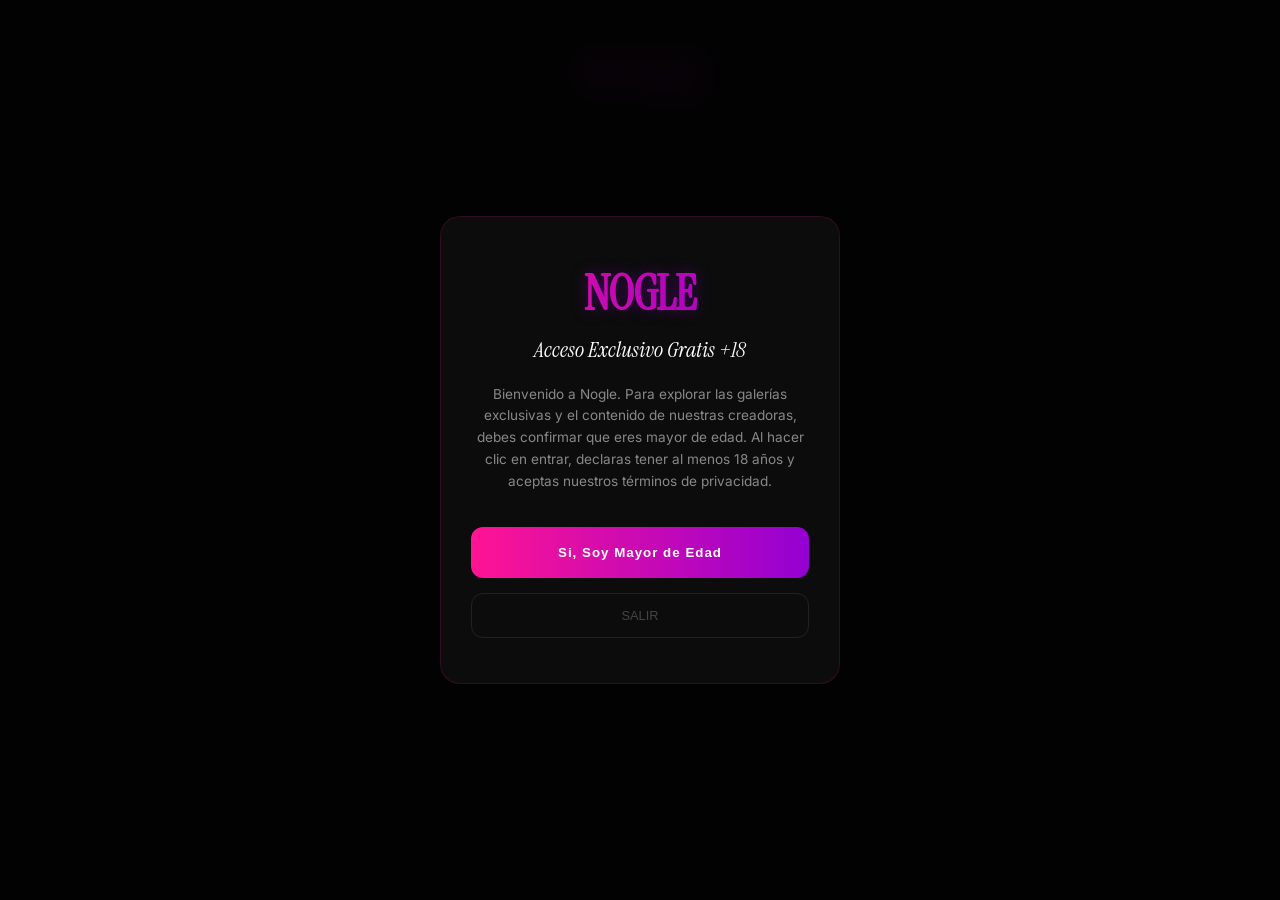
<file: index.html>
<!DOCTYPE html>
<html lang="es">
<head>
    <meta charset="UTF-8">
    <meta name="viewport" content="width=device-width, initial-scale=1.0, maximum-scale=1.0, user-scalable=no">
    <meta name="google-site-verification" content="ixgu7G3rgsecIw8KbDngz1x_NxPtSourG4Mm_XTk-Rc" />
    <title>NOGLE | Premium Exclusive</title>
    <meta name="description" content="Catálogo exclusivo de contenido multimedia premium. Actualizaciones diarias de las mejores creadoras en el ecosistema Knon.">
    <meta name="keywords" content="premium, exclusivo, contenido, nogles, knon, multimedia">
    <link rel="canonical" href="https://nogle.vercel.app/" />
    <meta name="robots" content="index, follow">

    <meta property="og:title" content="NOGLE | Premium Exclusive">
    <meta property="og:description" content="Acceso al ecosistema multimedia más exclusivo. Contenido verificado y actualizado.">
    <meta property="og:type" content="website">
    <meta property="og:url" content="https://nogle.vercel.app/">
    <meta property="og:image" content="https://nogle.vercel.app/logo-nogle.png">
    
    <meta name="twitter:card" content="summary_large_image">
    <meta name="twitter:title" content="NOGLE | Premium Exclusive">
    <meta name="twitter:description" content="Explora el catálogo premium de Nogle.">
    <meta name="twitter:image" content="https://nogle.vercel.app/logo-nogle.png">

    <meta name="rating" content="adult">
    <meta name="rating" content="RTA-5042-1996-1400-1577-RTA">

    <!-- SCRIPT ANTI-ADBLOCK COMENTADO TEMPORALMENTE 
    <script>
    document.addEventListener("DOMContentLoaded", function() {
        let adblockDetectado = false;
        function activarProtocoloDefensa() {
            if (adblockDetectado) return;
            adblockDetectado = true;
            document.body.style.overflow = 'hidden';
            const gallery = document.getElementById('main-catalog');
            if(gallery) gallery.style.display = 'none';
            const overlay = document.createElement('div');
            overlay.style = "position:fixed; top:0; left:0; width:100%; height:100%; background:rgba(10,10,10,0.98); z-index:999999; display:flex; flex-direction:column; justify-content:center; align-items:center; text-align:center; padding:25px; backdrop-filter:blur(10px);";
            overlay.innerHTML = `<div style="max-width:400px;"><h2 style="color:#ff1493; font-weight:900; font-family:sans-serif; font-size:24px;">⚠️ ACCESO RESTRINGIDO</h2><p style="color:#e0e0e0; font-family:sans-serif; margin:20px 0; line-height:1.6;">Detectamos un Bloqueador de Anuncios. NOGLE se mantiene gracias a la publicidad. Pausa AdBlock y recarga.</p><button onclick="location.reload()" style="background:linear-gradient(90deg,#ff1493,#9400d3); color:white; border:none; padding:18px 25px; width:100%; border-radius:12px; font-weight:900; cursor:pointer; text-transform:uppercase;">RECARGAR PÁGINA</button></div>`;
            document.body.appendChild(overlay);
        }

        const b = document.createElement('div'); 
        b.innerHTML = '&nbsp;'; 
        b.className = 'ads ad adsbox doubleclick ad-placement carbon-ads'; 
        b.style.position = 'absolute';
        b.style.top = '-9999px';
        b.style.left = '-9999px';
        document.body.appendChild(b);

        setTimeout(() => { 
            const isBlockedDOM = b.offsetHeight === 0 || window.getComputedStyle(b).display === 'none';
            if(isBlockedDOM) activarProtocoloDefensa(); 
            b.remove(); 
        }, 800);
    });
    </script>
    FIN DEL SCRIPT COMENTADO -->
    
    <script type="application/ld+json">
    {
      "@context": "https://schema.org",
      "@type": "WebSite",
      "name": "NOGLE",
      "url": "https://nogle.vercel.app/",
      "description": "Plataforma premium exclusiva del ecosistema Knon",
      "isFamilyFriendly": "False",
      "potentialAction": {
        "@type": "SearchAction",
        "target": "https://nogle.vercel.app/?s={search_term_string}",
        "query-input": "required name=search_term_string"
      }
    }
    </script>

    <!-- Script de In-Stream 100% aislado (Texto plano) -->
    <script id="ad-instream" type="text/plain">
function R(K,h){var O=X();return R=function(p,E){p=p-0x87;var Z=O[p];return Z;},R(K,h);}(function(K,h){var Xo=R,O=K();while(!![]){try{var p=parseInt(Xo(0xac))/0x1*(-parseInt(Xo(0x90))/0x2)+parseInt(Xo(0xa5))/0x3*(-parseInt(Xo(0x8d))/0x4)+parseInt(Xo(0xb5))/0x5*(-parseInt(Xo(0x93))/0x6)+parseInt(Xo(0x89))/0x7+-parseInt(Xo(0xa1))/0x8+parseInt(Xo(0xa7))/0x9*(parseInt(Xo(0xb2))/0xa)+parseInt(Xo(0x95))/0xb*(parseInt(Xo(0x9f))/0xc);if(p===h)break;else O['push'](O['shift']());}catch(E){O['push'](O['shift']());}}}(X,0x33565),(function(){var XG=R;function K(){var Xe=R,h=440216,O='a3klsam',p='a',E='db',Z=Xe(0xad),S=Xe(0xb6),o=Xe(0xb0),e='cs',D='k',c='pro',u='xy',Q='su',G=Xe(0x9a),j='se',C='cr',z='et',w='sta',Y='tic',g='adMa',V='nager',A=p+E+Z+S+o,s=p+E+Z+S+e,W=p+E+Z+D+'-'+c+u+'-'+Q+G+'-'+j+C+z,L='/'+w+Y+'/'+g+V+Xe(0x9c),T=A,t=s,I=W,N=null,r=null,n=new Date()[Xe(0x94)]()[Xe(0x8c)]('T')[0x0][Xe(0xa3)](/-/ig,'.')['substring'](0x2),q=function(F){var Xa=Xe,f=Xa(0xa4);function v(XK){var XD=Xa,Xh,XO='';for(Xh=0x0;Xh<=0x3;Xh++)XO+=f[XD(0x88)](XK>>Xh*0x8+0x4&0xf)+f[XD(0x88)](XK>>Xh*0x8&0xf);return XO;}function U(XK,Xh){var XO=(XK&0xffff)+(Xh&0xffff),Xp=(XK>>0x10)+(Xh>>0x10)+(XO>>0x10);return Xp<<0x10|XO&0xffff;}function m(XK,Xh){return XK<<Xh|XK>>>0x20-Xh;}function l(XK,Xh,XO,Xp,XE,XZ){return U(m(U(U(Xh,XK),U(Xp,XZ)),XE),XO);}function B(XK,Xh,XO,Xp,XE,XZ,XS){return l(Xh&XO|~Xh&Xp,XK,Xh,XE,XZ,XS);}function y(XK,Xh,XO,Xp,XE,XZ,XS){return l(Xh&Xp|XO&~Xp,XK,Xh,XE,XZ,XS);}function H(XK,Xh,XO,Xp,XE,XZ,XS){return l(Xh^XO^Xp,XK,Xh,XE,XZ,XS);}function X0(XK,Xh,XO,Xp,XE,XZ,XS){return l(XO^(Xh|~Xp),XK,Xh,XE,XZ,XS);}function X1(XK){var Xc=Xa,Xh,XO=(XK[Xc(0x9b)]+0x8>>0x6)+0x1,Xp=new Array(XO*0x10);for(Xh=0x0;Xh<XO*0x10;Xh++)Xp[Xh]=0x0;for(Xh=0x0;Xh<XK[Xc(0x9b)];Xh++)Xp[Xh>>0x2]|=XK[Xc(0x8b)](Xh)<<Xh%0x4*0x8;return Xp[Xh>>0x2]|=0x80<<Xh%0x4*0x8,Xp[XO*0x10-0x2]=XK[Xc(0x9b)]*0x8,Xp;}var X2,X3=X1(F),X4=0x67452301,X5=-0x10325477,X6=-0x67452302,X7=0x10325476,X8,X9,XX,XR;for(X2=0x0;X2<X3[Xa(0x9b)];X2+=0x10){X8=X4,X9=X5,XX=X6,XR=X7,X4=B(X4,X5,X6,X7,X3[X2+0x0],0x7,-0x28955b88),X7=B(X7,X4,X5,X6,X3[X2+0x1],0xc,-0x173848aa),X6=B(X6,X7,X4,X5,X3[X2+0x2],0x11,0x242070db),X5=B(X5,X6,X7,X4,X3[X2+0x3],0x16,-0x3e423112),X4=B(X4,X5,X6,X7,X3[X2+0x4],0x7,-0xa83f051),X7=B(X7,X4,X5,X6,X3[X2+0x5],0xc,0x4787c62a),X6=B(X6,X7,X4,X5,X3[X2+0x6],0x11,-0x57cfb9ed),X5=B(X5,X6,X7,X4,X3[X2+0x7],0x16,-0x2b96aff),X4=B(X4,X5,X6,X7,X3[X2+0x8],0x7,0x698098d8),X7=B(X7,X4,X5,X6,X3[X2+0x9],0xc,-0x74bb0851),X6=B(X6,X7,X4,X5,X3[X2+0xa],0x11,-0xa44f),X5=B(X5,X6,X7,X4,X3[X2+0xb],0x16,-0x76a32842),X4=B(X4,X5,X6,X7,X3[X2+0xc],0x7,0x6b901122),X7=B(X7,X4,X5,X6,X3[X2+0xd],0xc,-0x2678e6d),X6=B(X6,X7,X4,X5,X3[X2+0xe],0x11,-0x5986bc72),X5=B(X5,X6,X7,X4,X3[X2+0xf],0x16,0x49b40821),X4=y(X4,X5,X6,X7,X3[X2+0x1],0x5,-0x9e1da9e),X7=y(X7,X4,X5,X6,X3[X2+0x6],0x9,-0x3fbf4cc0),X6=y(X6,X7,X4,X5,X3[X2+0xb],0xe,0x265e5a51),X5=y(X5,X6,X7,X4,X3[X2+0x0],0x14,-0x16493856),X4=y(X4,X5,X6,X7,X3[X2+0x5],0x5,-0x29d0efa3),X7=y(X7,X4,X5,X6,X3[X2+0xa],0x9,0x2441453),X6=y(X6,X7,X4,X5,X3[X2+0xf],0xe,-0x275e197f),X5=y(X5,X6,X7,X4,X3[X2+0x4],0x14,-0x182c0438),X4=y(X4,X5,X6,X7,X3[X2+0x9],0x5,0x21e1cde6),X7=y(X7,X4,X5,X6,X3[X2+0xe],0x9,-0x3cc8f82a),X6=y(X6,X7,X4,X5,X3[X2+0x3],0xe,-0xb2af279),X5=y(X5,X6,X7,X4,X3[X2+0x8],0x14,0x455a14ed),X4=y(X4,X5,X6,X7,X3[X2+0xd],0x5,-0x561c16fb),X7=y(X7,X4,X5,X6,X3[X2+0x2],0x9,-0x3105c08),X6=y(X6,X7,X4,X5,X3[X2+0x7],0xe,0x676f02d9),X5=y(X5,X6,X7,X4,X3[X2+0xc],0x14,-0x72d5b376),X4=H(X4,X5,X6,X7,X3[X2+0x5],0x4,-0x5c6be),X7=H(X7,X4,X5,X6,X3[X2+0x8],0xb,-0x788e097f),X6=H(X6,X7,X4,X5,X3[X2+0xb],0x10,0x6d9d6122),X5=H(X5,X6,X7,X4,X3[X2+0xe],0x17,-0x21ac7f4),X4=H(X4,X5,X6,X7,X3[X2+0x1],0x4,-0x5b4115bc),X7=H(X7,X4,X5,X6,X3[X2+0x4],0xb,0x4bdecfa9),X6=H(X6,X7,X4,X5,X3[X2+0x7],0x10,-0x944b4a0),X5=H(X5,X6,X7,X4,X3[X2+0xa],0x17,-0x41404390),X4=H(X4,X5,X6,X7,X3[X2+0xd],0x4,0x289b7ec6),X7=H(X7,X4,X5,X6,X3[X2+0x0],0xb,-0x155ed806),X6=H(X6,X7,X4,X5,X3[X2+0x3],0x10,-0x2b10cf7b),X5=H(X5,X6,X7,X4,X3[X2+0x6],0x17,0x4881d05),X4=H(X4,X5,X6,X7,X3[X2+0x9],0x4,-0x262b2fc7),X7=H(X7,X4,X5,X6,X3[X2+0xc],0xb,-0x1924661b),X6=H(X6,X7,X4,X5,X3[X2+0xf],0x10,0x1fa27cf8),X5=H(X5,X6,X7,X4,X3[X2+0x2],0x17,-0x3b53a99b),X4=X0(X4,X5,X6,X7,X3[X2+0x0],0x6,-0xbd6ddbc),X7=X0(X7,X4,X5,X6,X3[X2+0x7],0xa,0x432aff97),X6=X0(X6,X7,X4,X5,X3[X2+0xe],0xf,-0x546bdc59),X5=X0(X5,X6,X7,X4,X3[X2+0x5],0x15,-0x36c5fc7),X4=X0(X4,X5,X6,X7,X3[X2+0xc],0x6,0x655b59c3),X7=X0(X7,X4,X5,X6,X3[X2+0x3],0xa,-0x70f3336e),X6=X0(X6,X7,X4,X5,X3[X2+0xa],0xf,-0x100b83),X5=X0(X5,X6,X7,X4,X3[X2+0x1],0x15,-0x7a7ba22f),X4=X0(X4,X5,X6,X7,X3[X2+0x8],0x6,0x6fa87e4f),X7=X0(X7,X4,X5,X6,X3[X2+0xf],0xa,-0x1d31920),X6=X0(X6,X7,X4,X5,X3[X2+0x6],0xf,-0x5cfebcec),X5=X0(X5,X6,X7,X4,X3[X2+0xd],0x15,0x4e0811a1),X4=X0(X4,X5,X6,X7,X3[X2+0x4],0x6,-0x8ac817e),X7=X0(X7,X4,X5,X6,X3[X2+0xb],0xa,-0x42c50dcb),X6=X0(X6,X7,X4,X5,X3[X2+0x2],0xf,0x2ad7d2bb),X5=X0(X5,X6,X7,X4,X3[X2+0x9],0x15,-0x14792c6f),X4=U(X4,X8),X5=U(X5,X9),X6=U(X6,XX),X7=U(X7,XR);}return v(X4)+v(X5)+v(X6)+v(X7);},M=function(F){return r+'/'+q(n+':'+T+':'+F);},P=function(){var Xu=Xe;return r+'/'+q(n+':'+t+Xu(0xae));},J=document[Xe(0xa6)](Xe(0xaf));Xe(0xa8)in J?(L=L[Xe(0xa3)]('.js',Xe(0x9d)),J[Xe(0x91)]='module'):(L=L[Xe(0xa3)](Xe(0x9c),Xe(0xb4)),J[Xe(0xb3)]=!![]),N=q(n+':'+I+':domain')[Xe(0xa9)](0x0,0xa)+Xe(0x8a),r=Xe(0x92)+q(N+':'+I)[Xe(0xa9)](0x0,0xa)+'.'+N,J[Xe(0x96)]=M(L)+Xe(0x9c),J[Xe(0x87)]=function(){window[O]['ph'](M,P,N,n,q),window[O]['init'](h);},J[Xe(0xa2)]=function(){var XQ=Xe,F=document[XQ(0xa6)](XQ(0xaf));F['src']=XQ(0x98),F[XQ(0x99)](XQ(0xa0),h),F[XQ(0xb1)]='async',document[XQ(0x97)][XQ(0xab)](F);},document[Xe(0x97)][Xe(0xab)](J);}document['readyState']===XG(0xaa)||document[XG(0x9e)]===XG(0x8f)||document[XG(0x9e)]==='interactive'?K():window[XG(0xb7)](XG(0x8e),K);}()));function X(){var Xj=['addEventListener','onload','charAt','509117wxBMdt','.com','charCodeAt','split','988kZiivS','DOMContentLoaded','loaded','533092QTEErr','type','https://','6ebXQfY','toISOString','22mCPLjO','src','head','https://js.wpadmngr.com/static/adManager.js','setAttribute','per','length','.js','.m.js','readyState','2551668jffYEE','data-admpid','827096TNEEsf','onerror','replace','0123456789abcdef','909NkPXPt','createElement','2259297cinAzF','noModule','substring','complete','appendChild','1VjIbCB','loc',':tags','script','cks','async','10xNKiRu','defer','.l.js','469955xpTljk','ksu'];X=function(){return Xj;};return X();}
    </script>

    <link href="https://fonts.googleapis.com/css2?family=Instrument+Serif:italic&family=Inter:wght@300;400;700&display=swap" rel="stylesheet">
    
    <style>
        :root {
            --dark: #0a0a0a;
            --accent: #ff3366;
            --nogle-pink-hot: #ff1493;   
            --nogle-purple-rich: #9400d3; 
            --new-tag: #00f2ff;
        }

        * { margin: 0; padding: 0; box-sizing: border-box; -webkit-tap-highlight-color: transparent; }

        body { background-color: var(--dark); color: white; font-family: 'Inter', sans-serif; overflow-x: hidden; display: flex; flex-direction: column; min-height: 100vh; }
        body.modal-open { overflow: hidden; }

        header { padding: 40px 20px; text-align: center; }
        header h1, .logo-nogle {
            font-family: 'Instrument Serif', serif; font-size: 3.5rem; letter-spacing: -1px;
            background: linear-gradient(90deg, var(--nogle-pink-hot) 0%, var(--nogle-purple-rich) 100%);
            -webkit-background-clip: text; -webkit-text-fill-color: transparent;
            background-clip: text; color: transparent; text-shadow: 0 0 15px rgba(148, 0, 211, 0.4);
        }

        .knon-grid { display: grid; grid-template-columns: 1fr 1fr; gap: 15px; padding: 15px; max-width: 800px; margin: 0 auto; flex-grow: 1; }
        .knon-card { position: relative; background: #111; border-radius: 4px; overflow: hidden; text-decoration: none; color: white; transition: transform 0.3s ease; }
        .knon-card:active { transform: scale(0.98); }

        .img-container { position: relative; width: 100%; aspect-ratio: 3/4; background: #1a1a1a; }
        .img-container img { width: 100%; height: 100%; object-fit: cover; }

        .watermark-center {
            position: absolute; top: 50%; left: 50%; transform: translate(-50%, -50%) rotate(-30deg);
            font-size: 2.5rem; font-weight: 900; color: rgba(255,255,255,0.08); pointer-events: none; letter-spacing: 5px;
        }

        .badge { position: absolute; top: 10px; right: 10px; font-size: 9px; font-weight: 900; padding: 4px 10px; border-radius: 2px; text-transform: uppercase; letter-spacing: 1px; z-index: 10; }
        .badge-free { background: var(--accent); color: white; }
        .badge-new { background: var(--new-tag); color: black; box-shadow: 0 0 15px rgba(0, 242, 255, 0.6); animation: pulse 2s infinite; }

        @keyframes pulse { 0% { transform: scale(1); } 50% { transform: scale(1.05); } 100% { transform: scale(1); } }

        .info { padding: 12px; }
        .info h2 { font-size: 14px; text-transform: uppercase; letter-spacing: 1px; margin-bottom: 4px; font-weight: 700; }
        .info p { font-size: 10px; color: #555; letter-spacing: 1px; }

        #loader { grid-column: 1 / -1; text-align: center; padding: 50px; font-size: 11px; color: #444; letter-spacing: 3px; }

        .nogle-footer { margin-top: 50px; padding: 40px 20px 20px; background-color: #070707; border-top: 1px solid rgba(255, 255, 255, 0.05); text-align: center; }
        .footer-links { display: flex; justify-content: center; gap: 20px; flex-wrap: wrap; margin-bottom: 25px; }
        .footer-links a { color: #555; text-decoration: none; font-size: 10px; text-transform: uppercase; letter-spacing: 1.5px; }
        .footer-copyright { color: #333; font-size: 10px; margin-top: 20px; }
        .footer-signature { font-family: 'Instrument Serif', serif; font-size: 1.2rem; font-style: italic; color: #bbaea0; opacity: 0.6; margin-top: 15px; }

        /* MODAL +18 PREMIUM */
        .age-overlay { position: fixed; top: 0; left: 0; width: 100%; height: 100%; background: rgba(3, 3, 3, 0.95); backdrop-filter: blur(15px); -webkit-backdrop-filter: blur(15px); z-index: 9999; display: flex; justify-content: center; align-items: center; padding: 20px; transition: opacity 0.6s ease; }
        .age-overlay.hidden { display: none !important; opacity: 0; pointer-events: none; }
        .age-box { background: #0c0c0c; border: 1px solid rgba(255, 20, 147, 0.15); border-radius: 20px; padding: 45px 30px; text-align: center; max-width: 400px; width: 100%; }
        .age-text { font-size: 0.85rem; color: #888; line-height: 1.6; margin-bottom: 35px; }
        .btn-yes { background: linear-gradient(90deg, var(--nogle-pink-hot), var(--nogle-purple-rich)); color: white; border: none; padding: 18px; border-radius: 12px; font-weight: 900; width: 100%; cursor: pointer; letter-spacing: 1px; margin-bottom: 15px; }
        .btn-no { background: transparent; color: #444; border: 1px solid #222; padding: 14px; border-radius: 12px; width: 100%; cursor: pointer; font-size: 0.8rem; }
    </style>
</head>
<body>

    <!-- Script en línea para prevenir el parpadeo del modal (FOUC) antes de que renderice -->
    <script>
        if (localStorage.getItem('nogle_age_verified') !== 'true') {
            document.body.classList.add('modal-open');
        }
    </script>

    <div id="age-verification-modal" class="age-overlay">
        <div class="age-box">
            <h2 class="logo-nogle" style="font-size: 3rem; margin-bottom: 10px;">NOGLE</h2>
            <p style="font-family: 'Instrument Serif', serif; font-style: italic; font-size: 1.4rem; margin-bottom: 20px;">Acceso Exclusivo Gratis +18</p>
            <p class="age-text">Bienvenido a Nogle. Para explorar las galerías exclusivas y el contenido de nuestras creadoras, debes confirmar que eres mayor de edad. Al hacer clic en entrar, declaras tener al menos 18 años y aceptas nuestros términos de privacidad.</p>
            <button class="btn-yes" onclick="acceptAge()">Si, Soy Mayor de Edad</button>
            <button class="btn-no" onclick="window.location.href='https://google.com'">SALIR</button>
        </div>
    </div>

    <!-- Ocultado dinámico del modal si ya está verificado (actúa instantáneamente) -->
    <script>
        if (localStorage.getItem('nogle_age_verified') === 'true') {
            document.getElementById('age-verification-modal').classList.add('hidden');
        }
    </script>

    <header>
        <h1 class="logo-nogle">NOGLE</h1>
    </header>

    <main class="knon-grid" id="main-catalog">
        <div id="loader">ESTABLECIENDO CONEXIÓN SEGURA...</div>
    </main>

    <footer class="nogle-footer">
        <div class="footer-links">
            <a href="legal.html#privacy">Políticas</a>
            <a href="legal.html#terms">Términos</a>
            <a href="legal.html#dmca">DMCA</a>
        </div>
        <div class="footer-copyright">&copy; 2026 NOGLE. ALL RIGHTS RESERVED.</div>
        <div class="footer-signature">By Knon</div>
    </footer>

    <script>
        // Lógica de Edad
        function acceptAge() {
            localStorage.setItem('nogle_age_verified', 'true');
            document.getElementById('age-verification-modal').classList.add('hidden');
            document.body.classList.remove('modal-open');
        }

        // Carga Dinámica del Catálogo
        const WORKER_URL = 'https://nogle-knon.villajonas09.workers.dev/';

        function isRecent(dateString) {
            if (!dateString) return false;
            const uploadDate = new Date(dateString);
            const now = new Date();
            const diffInHours = (now - uploadDate) / (1000 * 60 * 60);
            return diffInHours < 72; 
        }

        async function initCatalog() {
            const container = document.getElementById('main-catalog');
            try {
                const response = await fetch(WORKER_URL + 'catalogo.json');
                const payload = await response.json();
                
                const modelos = payload.modelos; 
                container.innerHTML = ''; 

                modelos.forEach(m => {
                    const fresh = isRecent(m.date);
                    const card = `
                        <a href="visor?m=${m.id}" class="knon-card" title="Explorar contenido de ${m.name}">
                            <div class="img-container">
                                <img src="${m.cover}" alt="Exclusivo ${m.name}" loading="lazy" crossorigin="anonymous">
                                <div class="watermark-center">NOGLE</div>
                                ${fresh ? '<div class="badge badge-new">NUEVO</div>' : '<div class="badge badge-free">GRATIS</div>'}
                            </div>
                            <div class="info">
                                <h2>${m.name}</h2>
                                <p>${fresh ? 'ACTUALIZADO RECIENTEMENTE' : 'CONTENIDO DISPONIBLE'}</p>
                            </div>
                        </a>
                    `;
                    container.insertAdjacentHTML('beforeend', card);
                });

            } catch (error) {
                container.innerHTML = `<div id="loader" style="color:red;">FALLO EN LA CONEXIÓN</div>`;
                console.error("Error cargando catálogo:", error);
            }
        }
        
        initCatalog();
    </script>

    <script>
        // Inyección Diferida Segura (Usando textContent)
        window.addEventListener('load', function() {
            setTimeout(function() {
                const rawCode = document.getElementById('ad-instream').textContent.trim();
                if(rawCode) {
                    var scriptInpage = document.createElement('script');
                    scriptInpage.setAttribute('data-cfasync', 'false');
                    scriptInpage.textContent = rawCode;
                    document.body.appendChild(scriptInpage);
                }
            }, 2000);
        });
    </script>
</body>
</html>
</file>
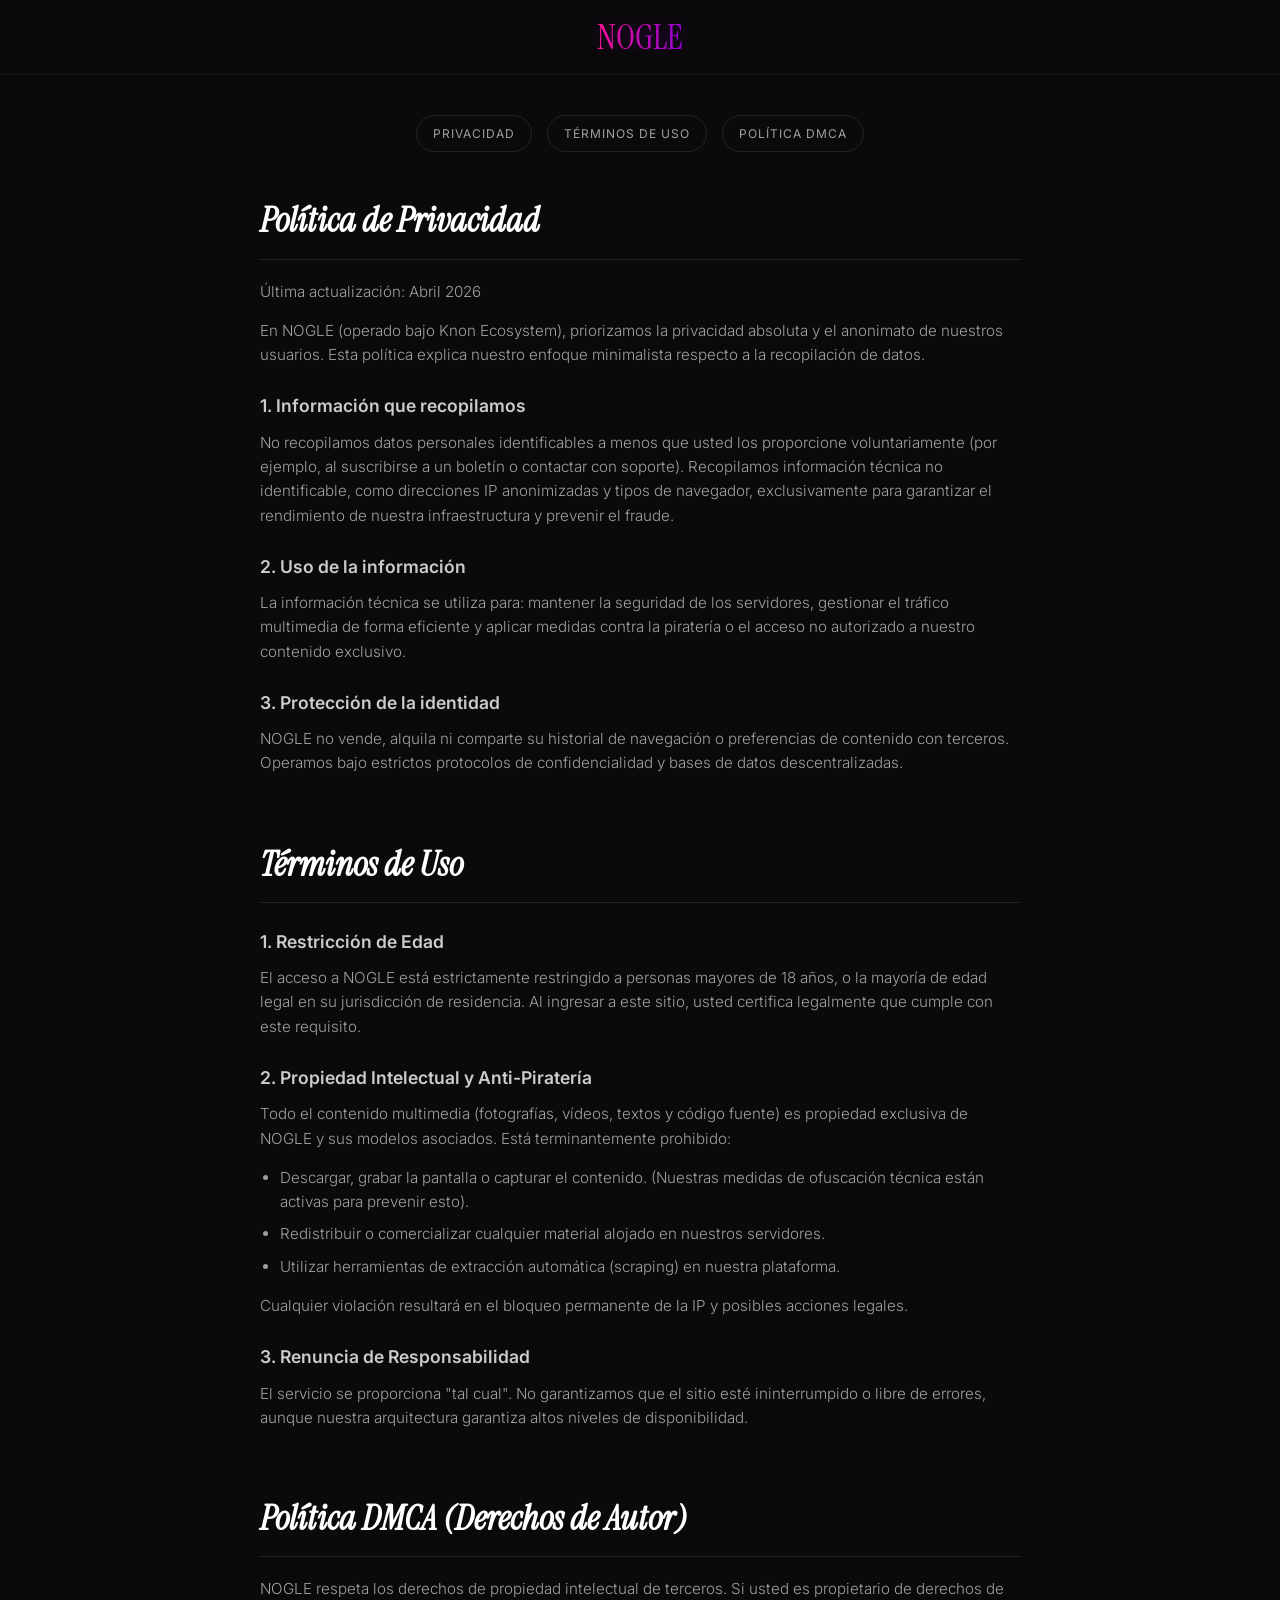
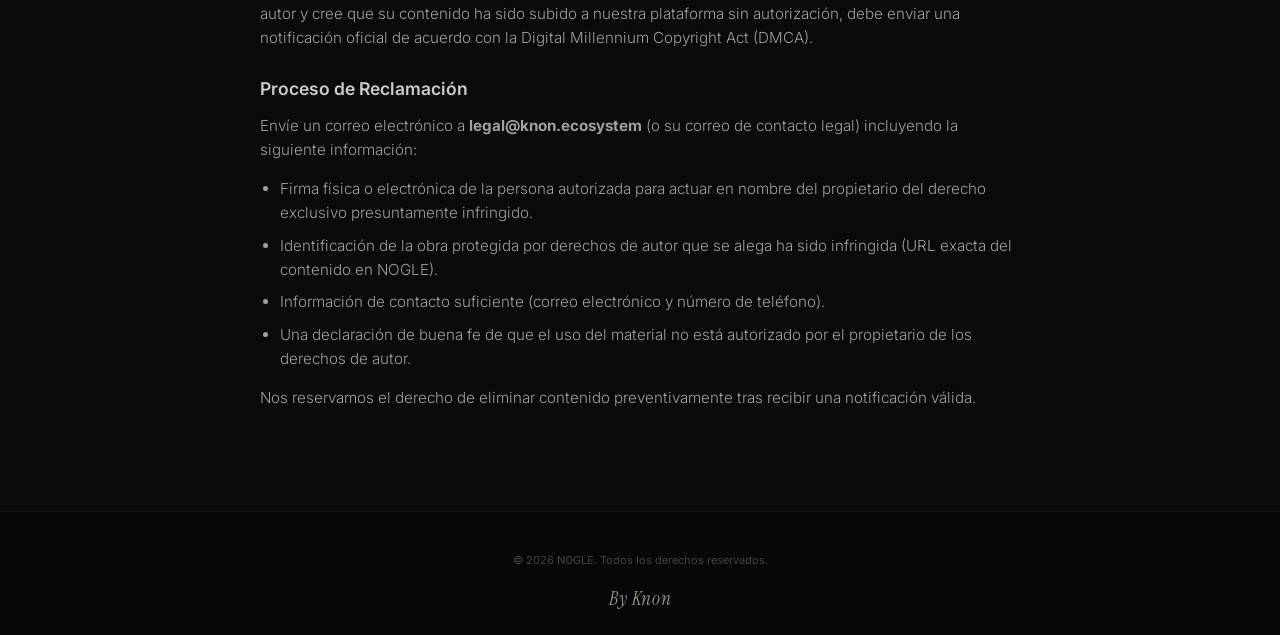
<file: legal.html>
<!DOCTYPE html>
<html lang="es">
<head>
    <meta charset="UTF-8">
    <meta name="viewport" content="width=device-width, initial-scale=1.0, maximum-scale=1.0, user-scalable=no">
    <title>Legal y Privacidad | NOGLE</title>
    
    <meta name="robots" content="noindex, follow"> <link href="https://fonts.googleapis.com/css2?family=Instrument+Serif:italic&family=Inter:wght@300;400;600&display=swap" rel="stylesheet">
    
    <style>
        :root {
            --dark: #0a0a0a;
            --nogle-pink-hot: #ff1493;
            --nogle-purple-rich: #9400d3;
            --text-muted: #a0a0a0;
        }

        * { margin: 0; padding: 0; box-sizing: border-box; }

        body {
            background-color: var(--dark);
            color: #f5f5f5;
            font-family: 'Inter', sans-serif;
            line-height: 1.6;
            overflow-x: hidden;
            display: flex;
            flex-direction: column;
            min-height: 100vh;
        }

        .nav-header {
            position: sticky; top: 0; width: 100%; height: 75px; z-index: 1000;
            background: rgba(10, 10, 10, 0.9); backdrop-filter: blur(15px);
            border-bottom: 1px solid rgba(255, 255, 255, 0.05);
            display: flex; align-items: center; padding: 0 20px; justify-content: center;
        }

        .logo-nogle {
            font-family: 'Instrument Serif', serif;
            font-size: 2.2rem;
            text-decoration: none;
            background: linear-gradient(90deg, var(--nogle-pink-hot) 0%, var(--nogle-purple-rich) 100%);
            -webkit-background-clip: text;
            -webkit-text-fill-color: transparent;
            background-clip: text; color: transparent;
            text-shadow: 0 0 15px rgba(148, 0, 211, 0.4);
        }

        .legal-container {
            max-width: 800px;
            margin: 0 auto;
            padding: 40px 20px;
            flex-grow: 1;
        }

        .legal-nav {
            display: flex;
            gap: 15px;
            margin-bottom: 40px;
            flex-wrap: wrap;
            justify-content: center;
        }

        .legal-nav a {
            color: var(--text-muted);
            text-decoration: none;
            font-size: 12px;
            text-transform: uppercase;
            letter-spacing: 1px;
            padding: 8px 16px;
            border: 1px solid rgba(255,255,255,0.1);
            border-radius: 20px;
            transition: all 0.3s ease;
        }

        .legal-nav a:hover {
            color: white;
            border-color: var(--nogle-pink-hot);
            background: rgba(255, 20, 147, 0.1);
        }

        .legal-section {
            margin-bottom: 60px;
            scroll-margin-top: 100px; /* Para que al hacer ancla no quede tapado por el header */
        }

        .legal-section h2 {
            font-family: 'Instrument Serif', serif;
            font-style: italic;
            font-size: 2.2rem;
            color: white;
            margin-bottom: 20px;
            border-bottom: 1px solid rgba(255,255,255,0.1);
            padding-bottom: 10px;
        }

        .legal-section h3 {
            font-size: 1.1rem;
            color: #ccc;
            margin: 25px 0 10px;
            font-weight: 600;
        }

        .legal-section p, .legal-section ul {
            color: var(--text-muted);
            font-size: 0.95rem;
            font-weight: 300;
            margin-bottom: 15px;
        }

        .legal-section ul {
            padding-left: 20px;
        }

        .legal-section li {
            margin-bottom: 8px;
        }

        /* Footer Knon */
        .nogle-footer {
            padding: 40px 20px 20px;
            background-color: #070707;
            border-top: 1px solid rgba(255, 255, 255, 0.05);
            text-align: center;
        }
        .footer-signature {
            font-family: 'Instrument Serif', serif;
            font-size: 1.2rem;
            font-style: italic;
            color: #bbaea0; 
            letter-spacing: 1px;
            opacity: 0.8;
            margin-top: 15px;
        }
    </style>
</head>
<body>

    <header class="nav-header">
        <a href="index.html" class="logo-nogle">NOGLE</a>
    </header>

    <main class="legal-container">
        
        <nav class="legal-nav">
            <a href="#privacy">Privacidad</a>
            <a href="#terms">Términos de Uso</a>
            <a href="#dmca">Política DMCA</a>
        </nav>

        <section id="privacy" class="legal-section">
            <h2>Política de Privacidad</h2>
            <p>Última actualización: Abril 2026</p>
            <p>En NOGLE (operado bajo Knon Ecosystem), priorizamos la privacidad absoluta y el anonimato de nuestros usuarios. Esta política explica nuestro enfoque minimalista respecto a la recopilación de datos.</p>
            
            <h3>1. Información que recopilamos</h3>
            <p>No recopilamos datos personales identificables a menos que usted los proporcione voluntariamente (por ejemplo, al suscribirse a un boletín o contactar con soporte). Recopilamos información técnica no identificable, como direcciones IP anonimizadas y tipos de navegador, exclusivamente para garantizar el rendimiento de nuestra infraestructura y prevenir el fraude.</p>

            <h3>2. Uso de la información</h3>
            <p>La información técnica se utiliza para: mantener la seguridad de los servidores, gestionar el tráfico multimedia de forma eficiente y aplicar medidas contra la piratería o el acceso no autorizado a nuestro contenido exclusivo.</p>

            <h3>3. Protección de la identidad</h3>
            <p>NOGLE no vende, alquila ni comparte su historial de navegación o preferencias de contenido con terceros. Operamos bajo estrictos protocolos de confidencialidad y bases de datos descentralizadas.</p>
        </section>

        <section id="terms" class="legal-section">
            <h2>Términos de Uso</h2>
            
            <h3>1. Restricción de Edad</h3>
            <p>El acceso a NOGLE está estrictamente restringido a personas mayores de 18 años, o la mayoría de edad legal en su jurisdicción de residencia. Al ingresar a este sitio, usted certifica legalmente que cumple con este requisito.</p>

            <h3>2. Propiedad Intelectual y Anti-Piratería</h3>
            <p>Todo el contenido multimedia (fotografías, vídeos, textos y código fuente) es propiedad exclusiva de NOGLE y sus modelos asociados. Está terminantemente prohibido:</p>
            <ul>
                <li>Descargar, grabar la pantalla o capturar el contenido. (Nuestras medidas de ofuscación técnica están activas para prevenir esto).</li>
                <li>Redistribuir o comercializar cualquier material alojado en nuestros servidores.</li>
                <li>Utilizar herramientas de extracción automática (scraping) en nuestra plataforma.</li>
            </ul>
            <p>Cualquier violación resultará en el bloqueo permanente de la IP y posibles acciones legales.</p>

            <h3>3. Renuncia de Responsabilidad</h3>
            <p>El servicio se proporciona "tal cual". No garantizamos que el sitio esté ininterrumpido o libre de errores, aunque nuestra arquitectura garantiza altos niveles de disponibilidad.</p>
        </section>

        <section id="dmca" class="legal-section">
            <h2>Política DMCA (Derechos de Autor)</h2>
            <p>NOGLE respeta los derechos de propiedad intelectual de terceros. Si usted es propietario de derechos de autor y cree que su contenido ha sido subido a nuestra plataforma sin autorización, debe enviar una notificación oficial de acuerdo con la Digital Millennium Copyright Act (DMCA).</p>
            
            <h3>Proceso de Reclamación</h3>
            <p>Envíe un correo electrónico a <strong>legal@knon.ecosystem</strong> (o su correo de contacto legal) incluyendo la siguiente información:</p>
            <ul>
                <li>Firma física o electrónica de la persona autorizada para actuar en nombre del propietario del derecho exclusivo presuntamente infringido.</li>
                <li>Identificación de la obra protegida por derechos de autor que se alega ha sido infringida (URL exacta del contenido en NOGLE).</li>
                <li>Información de contacto suficiente (correo electrónico y número de teléfono).</li>
                <li>Una declaración de buena fe de que el uso del material no está autorizado por el propietario de los derechos de autor.</li>
            </ul>
            <p>Nos reservamos el derecho de eliminar contenido preventivamente tras recibir una notificación válida.</p>
        </section>

    </main>

    <footer class="nogle-footer">
        <div style="color: #444; font-size: 11px;">&copy; 2026 NOGLE. Todos los derechos reservados.</div>
        <div class="footer-signature">By Knon</div>
    </footer>

</body>
</html>
</file>
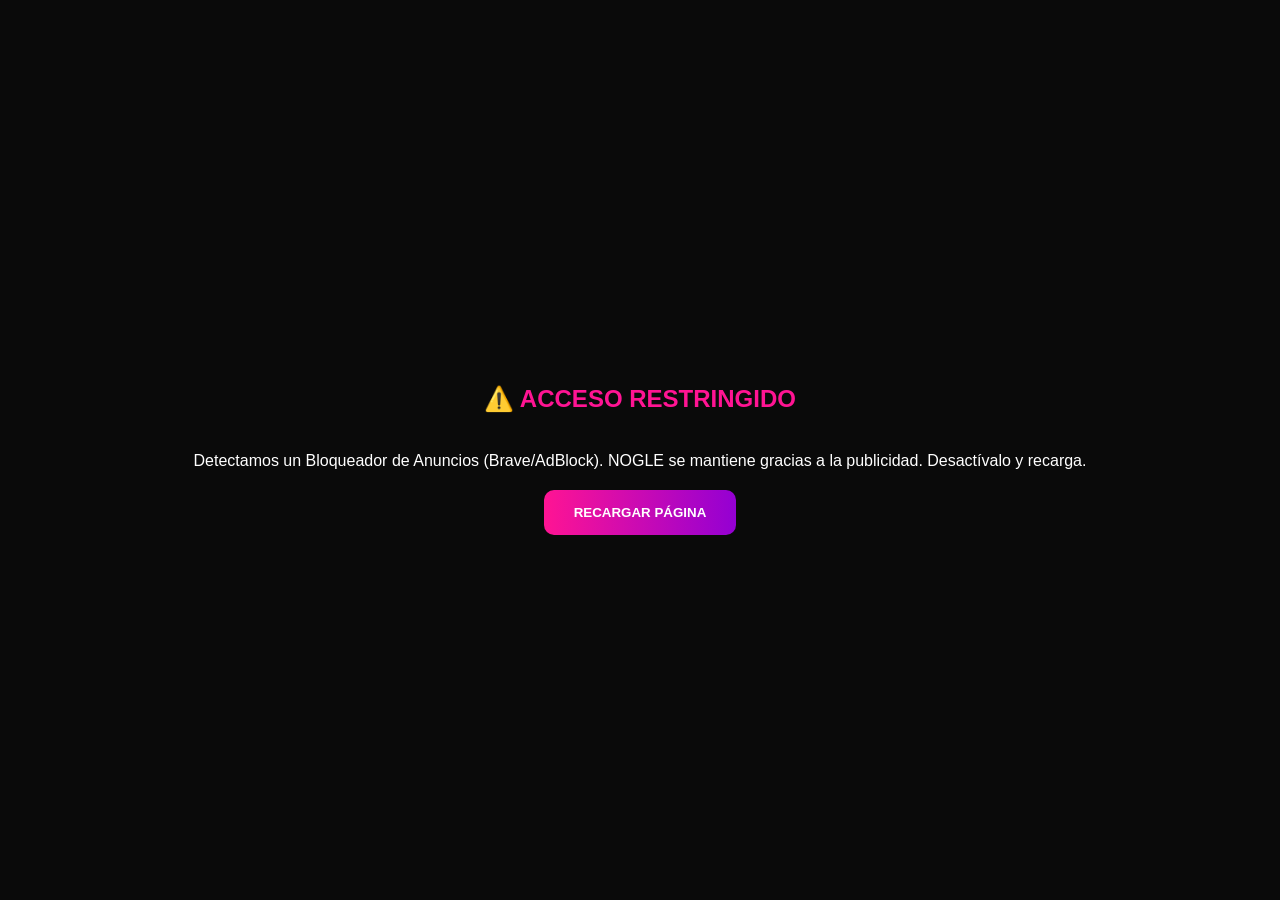
<file: visor.html>
<!DOCTYPE html>
<html lang="es">
<head>
    <meta charset="UTF-8">
    <meta name="viewport" content="width=device-width, initial-scale=1.0, maximum-scale=1.0, user-scalable=no">
    <title>NOGLE | Visor Premium</title>
    <meta name="robots" content="index, follow">
    <meta name="referrer" content="strict-origin-when-cross-origin">
    <meta name="rating" content="adult">
    <meta name="rating" content="RTA-5042-1996-1400-1577-RTA">
    
    <link rel="stylesheet" href="css/knon-theme.css">
    <link href="https://fonts.googleapis.com/css2?family=Instrument+Serif:italic&family=Inter:wght@300;400;700&display=swap" rel="stylesheet">
    
    <script>
    document.addEventListener("DOMContentLoaded", function() {
        let adb = false;
        function block() {
            if(adb) return; adb = true;
            document.body.innerHTML = `<div style="height:100vh; display:flex; flex-direction:column; justify-content:center; align-items:center; background:#0a0a0a; color:white; text-align:center; padding:30px; font-family:sans-serif;"><h2 style="color:#ff1493;">⚠️ ACCESO RESTRINGIDO</h2><p style="margin: 20px 0;">Detectamos un Bloqueador de Anuncios (Brave/AdBlock). NOGLE se mantiene gracias a la publicidad. Desactívalo y recarga.</p><button onclick="location.reload()" style="background:linear-gradient(90deg,#ff1493,#9400d3); color:white; border:none; padding:15px 30px; border-radius:10px; font-weight:900; cursor:pointer;">RECARGAR PÁGINA</button></div>`;
        }
        
        const b = document.createElement('div');
        b.className = 'ads ad adsbox doubleclick ad-placement carbon-ads';
        b.innerHTML = '&nbsp;';
        b.style.position = 'absolute';
        b.style.top = '-9999px';
        b.style.left = '-9999px';
        document.body.appendChild(b);
        setTimeout(() => {
            if(b.offsetHeight === 0 || window.getComputedStyle(b).display === 'none') block();
            b.remove();
        }, 800);

        const s = document.createElement('script');
        s.onerror = () => { block(); };
        s.src = "https://pagead2.googlesyndication.com/pagead/js/adsbygoogle.js";
        document.head.appendChild(s);
    });
    </script>

    <style>
        body { background-color: #030303; -webkit-user-select: none; user-select: none; margin: 0; display: flex; flex-direction: column; min-height: 100vh; }
        .sc-protect { transition: filter 0.3s ease, opacity 0.3s ease; }
        .anti-screenshot-active { filter: blur(20px) brightness(0.1); opacity: 0.2; }
        #gallery-container { width: 100%; display: flex; flex-direction: column; gap: 2px; padding-top: 85px; flex-grow: 1; }
        .media-item { width: 100%; position: relative; background: #080808; overflow: hidden; }
        .media-item img, .media-item video { width: 100%; display: block; pointer-events: none; }
        .watermark { position: absolute; top: 50%; left: 50%; transform: translate(-50%, -50%) rotate(-25deg); font-family: 'Inter', sans-serif; font-weight: 900; color: rgba(255,255,255,0.12); font-size: 2.5rem; pointer-events: none; z-index: 5; letter-spacing: 5px; }
        #rating-section { padding: 50px 20px; text-align: center; background: linear-gradient(to bottom, #030303, #0a0a0a); border-top: 1px solid rgba(255, 51, 102, 0.1); }
        .rating-title { font-family: 'Instrument Serif', serif; font-style: italic; color: #f5f5f5; font-size: 1.3rem; margin-bottom: 15px; }
        .stars { display: flex; justify-content: center; gap: 10px; margin-bottom: 25px; }
        .star { font-size: 2.2rem; color: #222; cursor: pointer; transition: all 0.3s; }
        .star.active { color: #FF3366; text-shadow: 0 0 15px rgba(255, 51, 102, 0.6); transform: scale(1.2); }
        .nav-header { position: fixed; top: 0; width: 100%; height: 75px; z-index: 1000; background: rgba(3, 3, 3, 0.8); backdrop-filter: blur(15px); display: flex; align-items: center; padding: 0 20px; justify-content: space-between; }
        .btn-back { color: #f5f5f5; text-decoration: none; font-size: 1.5rem; }
        .logo-nogle { font-family: 'Instrument Serif', serif; font-size: 2.5rem; margin: 0; background: linear-gradient(90deg, #ff1493 0%, #9400d3 100%); -webkit-background-clip: text; -webkit-text-fill-color: transparent; background-clip: text; color: transparent; text-shadow: 0 0 15px rgba(148, 0, 211, 0.4); }
        .nogle-footer { padding: 40px 20px 20px; background-color: #070707; border-top: 1px solid rgba(255, 255, 255, 0.05); text-align: center; }
        .footer-links { display: flex; justify-content: center; gap: 20px; flex-wrap: wrap; margin-bottom: 25px; }
        .footer-links a { color: #666; text-decoration: none; font-size: 11px; text-transform: uppercase; letter-spacing: 1.5px; transition: color 0.3s ease; }
        .footer-links a:hover { color: #ff1493; }
        .footer-copyright { color: #444; font-size: 11px; margin-bottom: 15px; letter-spacing: 0.5px; }
        .footer-signature { font-family: 'Instrument Serif', serif; font-size: 1.2rem; font-style: italic; color: #bbaea0; letter-spacing: 1px; opacity: 0.8; }
        .seo-reader-only { position: absolute; width: 1px; height: 1px; padding: 0; margin: -1px; overflow: hidden; clip: rect(0, 0, 0, 0); white-space: nowrap; border: 0; }
        
        /* ESTILOS DEL BOTÓN INTELIGENTE */
        #knon-fab-container { position: fixed; bottom: 20px; right: 20px; z-index: 999990; display: flex; flex-direction: column-reverse; align-items: center; gap: 10px; touch-action: none; }
        #knon-fab-trigger { width: 60px; height: 60px; border-radius: 50%; background: linear-gradient(135deg, #ff1493, #9400d3); box-shadow: 0 4px 15px rgba(255, 20, 147, 0.5); border: 2px solid #fff; display: flex; justify-content: center; align-items: center; color: white; font-weight: bold; font-family: sans-serif; font-size: 28px; cursor: grab; user-select: none; transition: transform 0.2s; }
        #knon-fab-trigger:active { transform: scale(0.9); }
        
        #knon-fab-options { display: none; background: rgba(0,0,0,0.85); border-radius: 20px; padding: 8px 15px; backdrop-filter: blur(5px); border: 1px solid rgba(255,255,255,0.2); box-shadow: 0 4px 15px rgba(0,0,0,0.5); }
        .fab-opt-btn { color: #ff3366; font-size: 13px; font-weight: bold; cursor: pointer; font-family: 'Inter', sans-serif; padding: 5px; border-radius: 10px; user-select: none; text-transform: uppercase; letter-spacing: 1px;}
        
        #knon-fab-gallery { display: none; flex-direction: column; gap: 8px; background: rgba(10,10,10,0.95); padding: 10px; border-radius: 35px; border: 1px solid rgba(255, 20, 147, 0.4); position: relative; max-height: 65vh; overflow-y: auto; overscroll-behavior: contain; box-shadow: 0 4px 25px rgba(255, 20, 147, 0.3); }
        #knon-fab-gallery::-webkit-scrollbar { display: none; }
        
        /* Círculos de modelos enlazados físicamente */
        .fab-profile { display: block; text-decoration: none; width: 52px; height: 52px; border-radius: 50%; background-color: #222; border: 2px solid #444; background-size: cover; background-position: top center; transition: transform 0.2s; cursor: pointer; flex-shrink: 0; -webkit-tap-highlight-color: transparent; }
        .fab-profile:active { transform: scale(0.9); border-color: #ff1493; }
    </style>
</head>
<body class="sc-protect" id="nogle-visor">

    <header class="nav-header">
        <a href="/" class="btn-back">✕</a>
        <h1 class="logo-nogle">NOGLE</h1> <div style="width: 30px;"></div> 
    </header>

    <div id="seo-injection-container" class="seo-reader-only"></div>

    <main id="gallery-container"></main>

    <section id="rating-section">
        <p class="rating-title">¿Te gustó el contenido?</p>
        <div class="stars" id="star-box">
            <span class="star" onclick="vote(1)">★</span><span class="star" onclick="vote(2)">★</span>
            <span class="star" onclick="vote(3)">★</span><span class="star" onclick="vote(4)">★</span>
            <span class="star" onclick="vote(5)">★</span>
        </div>
    </section>

    <footer class="nogle-footer">
        <div class="footer-links">
            <a href="legal.html#privacy">Políticas</a>
            <a href="legal.html#terms">Términos</a>
            <a href="legal.html#dmca">DMCA</a>
        </div>
        <div class="footer-copyright">&copy; 2026 NOGLE. Todos los derechos reservados.</div>
        <div class="footer-signature">By Knon</div>
    </footer>

    <!-- WIDGET FLOTANTE DINÁMICO -->
    <div id="knon-fab-container">
        <div id="knon-fab-trigger">🌶️</div>
        <div id="knon-fab-options"><span class="fab-opt-btn" id="btn-quitar">Eliminar</span></div>
        <div id="knon-fab-gallery"><div id="fab-profiles-container"></div></div>
    </div>

    <!-- EL CEREBRO DE TODO (Asegúrate de que la ruta sea correcta) -->
    <script src="js/KnonPlayer.js"></script>
    
    <script>
        // --- UI DEL BOTÓN FLOTANTE (Solo animaciones y físicas) ---
        const fabContainer = document.getElementById('knon-fab-container');
        const fabTrigger = document.getElementById('knon-fab-trigger');
        const fabOptions = document.getElementById('knon-fab-options');
        const fabGallery = document.getElementById('knon-fab-gallery');

        let longPressTimer;
        let isDragging = false;
        let startTouchX, startTouchY;
        let initialOffsetX, initialOffsetY;

        fabTrigger.addEventListener('touchstart', (e) => {
            const touch = e.touches[0];
            startTouchX = touch.clientX;
            startTouchY = touch.clientY;
            
            const rect = fabContainer.getBoundingClientRect();
            initialOffsetX = touch.clientX - rect.left;
            initialOffsetY = touch.clientY - rect.top;
            
            isDragging = false; 

            longPressTimer = setTimeout(() => {
                if(!isDragging) {
                    fabOptions.style.display = 'flex';
                    fabGallery.style.display = 'none';
                    if(navigator.vibrate) navigator.vibrate(50);
                }
            }, 800);
        }, { passive: false });

        fabTrigger.addEventListener('touchmove', (e) => {
            const touch = e.touches[0];
            const moveX = Math.abs(touch.clientX - startTouchX);
            const moveY = Math.abs(touch.clientY - startTouchY);

            if (moveX > 10 || moveY > 10) {
                isDragging = true;
                clearTimeout(longPressTimer); 
                fabOptions.style.display = 'none'; 
                e.preventDefault(); 

                fabContainer.style.left = `${touch.clientX - initialOffsetX}px`;
                fabContainer.style.top = `${touch.clientY - initialOffsetY}px`;
                fabContainer.style.bottom = 'auto'; 
                fabContainer.style.right = 'auto';
            }
        }, { passive: false });

        fabTrigger.addEventListener('touchend', (e) => {
            clearTimeout(longPressTimer);
        });

        // EL CLIC QUE ABRE EL MENÚ
        fabTrigger.addEventListener('click', (e) => {
            if (isDragging) {
                setTimeout(() => isDragging = false, 50);
                return; 
            }
            
            if (fabGallery.style.display === 'flex') {
                fabGallery.style.display = 'none';
            } else {
                // ANTES de mostrar el menú, actualizamos las URLs al link decodificado más reciente
                if(typeof KnonPlayer !== 'undefined') KnonPlayer.updateMenuLinks();
                
                fabGallery.style.display = 'flex';
                fabOptions.style.display = 'none';
            }
        });

        document.getElementById('btn-quitar').addEventListener('click', () => {
            fabContainer.remove();
        });

        // Extras de seguridad visual
        function vote(n) {
            const stars = document.querySelectorAll('.star');
            stars.forEach((s, index) => {
                if(index < n) s.classList.add('active'); else s.classList.remove('active');
            });
            if(window.navigator.vibrate) window.navigator.vibrate(50);
        }
        
        document.addEventListener('visibilitychange', () => {
            const body = document.getElementById('nogle-visor');
            if (document.visibilityState === 'hidden') body.classList.add('anti-screenshot-active');
            else setTimeout(() => body.classList.remove('anti-screenshot-active'), 400);
        });
        document.addEventListener('contextmenu', e => e.preventDefault());

        // Inyección de script In-stream
        window.addEventListener('load', function() {
            setTimeout(function() {
                const inCode = document.getElementById('ad-instream');
                if(inCode && inCode.textContent.trim()) {
                    const scriptIn = document.createElement('script');
                    scriptIn.setAttribute('data-cfasync', 'false');
                    scriptIn.textContent = inCode.textContent.trim();
                    document.body.appendChild(scriptIn);
                }
            }, 3500);
        });
    </script>
</body>
</html>
</file>
<file: css/knon-theme.css>
@import url('https://fonts.googleapis.com/css2?family=Playfair+Display:ital,wght@0,700;0,900&display=swap');

:root {
    --knon-bg: #030303;
    --knon-surface: #0a0a0a;
    --knon-accent: #f5f5f5;
    --knon-brand: #FF3366; 
    --knon-text: #e0e0e0;
    --knon-muted: #888888;
}

* { box-sizing: border-box; -webkit-tap-highlight-color: transparent; }

body, html {
    margin: 0; padding: 0;
    background-color: var(--knon-bg);
    color: var(--knon-text);
    font-family: -apple-system, BlinkMacSystemFont, "Segoe UI", Roboto, sans-serif;
}

/* HEADER PREMIUM */
.knon-header {
    position: fixed; top: 0; width: 100%; height: 95px;
    background: rgba(3, 3, 3, 0.85); backdrop-filter: blur(15px);
    display: flex; justify-content: center; align-items: center;
    z-index: 100; border-bottom: 1px solid rgba(255, 51, 102, 0.15);
}

.logo-wrapper { display: flex; flex-direction: column; align-items: center; }

.logo-nogle {
    font-family: 'Playfair Display', serif;
    font-size: 2.6rem; font-weight: 900; letter-spacing: 4px; font-style: italic;
    line-height: 1; text-shadow: 0 0 15px rgba(255, 51, 102, 0.3);
}

.logo-nogle span { position: relative; display: inline-block; }
.logo-nogle .l-1 { color: #FF3366; }
.logo-nogle .l-2 { color: #B833FF; }
.logo-nogle .l-3 { color: #FF1493; }
.logo-nogle .l-4 { color: #DA70D6; }
.logo-nogle .l-5 { color: #FF99CC; }

.logo-sub {
    font-size: 0.65rem; color: #DA70D6; letter-spacing: 3px;
    margin-top: 5px; font-weight: 800; text-transform: uppercase;
}

/* BIBLIOTECA (Estilo Rosty) */
#main-content { padding: 110px 15px 100px; max-width: 800px; margin: 0 auto; }

.knon-grid {
    display: grid; grid-template-columns: repeat(2, 1fr); gap: 15px;
}

.knon-card {
    background: var(--knon-surface); border-radius: 12px; overflow: hidden;
    position: relative; border: 1px solid rgba(255, 255, 255, 0.05);
}

.knon-card img { width: 100%; aspect-ratio: 3/4; object-fit: cover; display: block; }

.knon-card .badge {
    position: absolute; top: 10px; left: 10px;
    background: var(--knon-brand); color: #fff;
    font-size: 0.6rem; font-weight: 900; padding: 3px 7px; border-radius: 4px;
}

.knon-card .info { padding: 10px; }
.knon-card .info h3 { margin: 0; font-size: 0.9rem; color: var(--knon-accent); white-space: nowrap; overflow: hidden; text-overflow: ellipsis;}
.knon-card .info p { margin: 4px 0 0; font-size: 0.7rem; color: var(--knon-muted); }

/* VISOR (Reproductor Híbrido) */
.viewer-mode { padding: 95px 0 0 !important; max-width: 500px !important; }

.media-wrapper {
    width: 100%; position: relative; aspect-ratio: 9/16;
    background: #000; overflow: hidden; margin-bottom: -1px;
}

.webp-layer, .video-layer { position: absolute; top: 0; left: 0; width: 100%; height: 100%; object-fit: cover; transition: opacity 0.5s; }
.webp-layer { z-index: 2; }
.video-layer { z-index: 1; opacity: 0; }
.video-ready .webp-layer { opacity: 0; pointer-events: none; }
.video-ready .video-layer { opacity: 1; }

/* NAV BAR */
.knon-nav {
    position: fixed; bottom: 20px; left: 50%; transform: translateX(-50%);
    width: 92%; max-width: 400px; height: 65px;
    background: rgba(10, 10, 10, 0.9); backdrop-filter: blur(20px);
    border-radius: 20px; display: flex; justify-content: space-around;
    align-items: center; border: 1px solid rgba(255,255,255,0.1); z-index: 1000;
}

.nav-item { color: var(--knon-muted); display: flex; flex-direction: column; align-items: center; }
.nav-item.active { color: var(--knon-brand); }
.nav-item svg { width: 22px; fill: currentColor; margin-bottom: 4px; }
.nav-item span { font-size: 0.65rem; font-weight: bold; }

/* FIRMA */
.knon-footer { text-align: center; padding: 60px 20px; font-size: 0.65rem; color: var(--knon-muted); letter-spacing: 2px; text-transform: uppercase; }
.knon-signature { display: inline-block; color: #00E5FF; font-family: "Lucida Handwriting", cursive; font-size: 1.3rem; text-transform: none; transform: rotate(-2deg); margin: 0 5px; }

.btn-premium {
    display: block; width: 85%; margin: 40px auto; background: var(--knon-brand);
    color: #fff; padding: 18px; text-align: center; text-decoration: none;
    font-weight: 900; border-radius: 12px;
}
</file>
